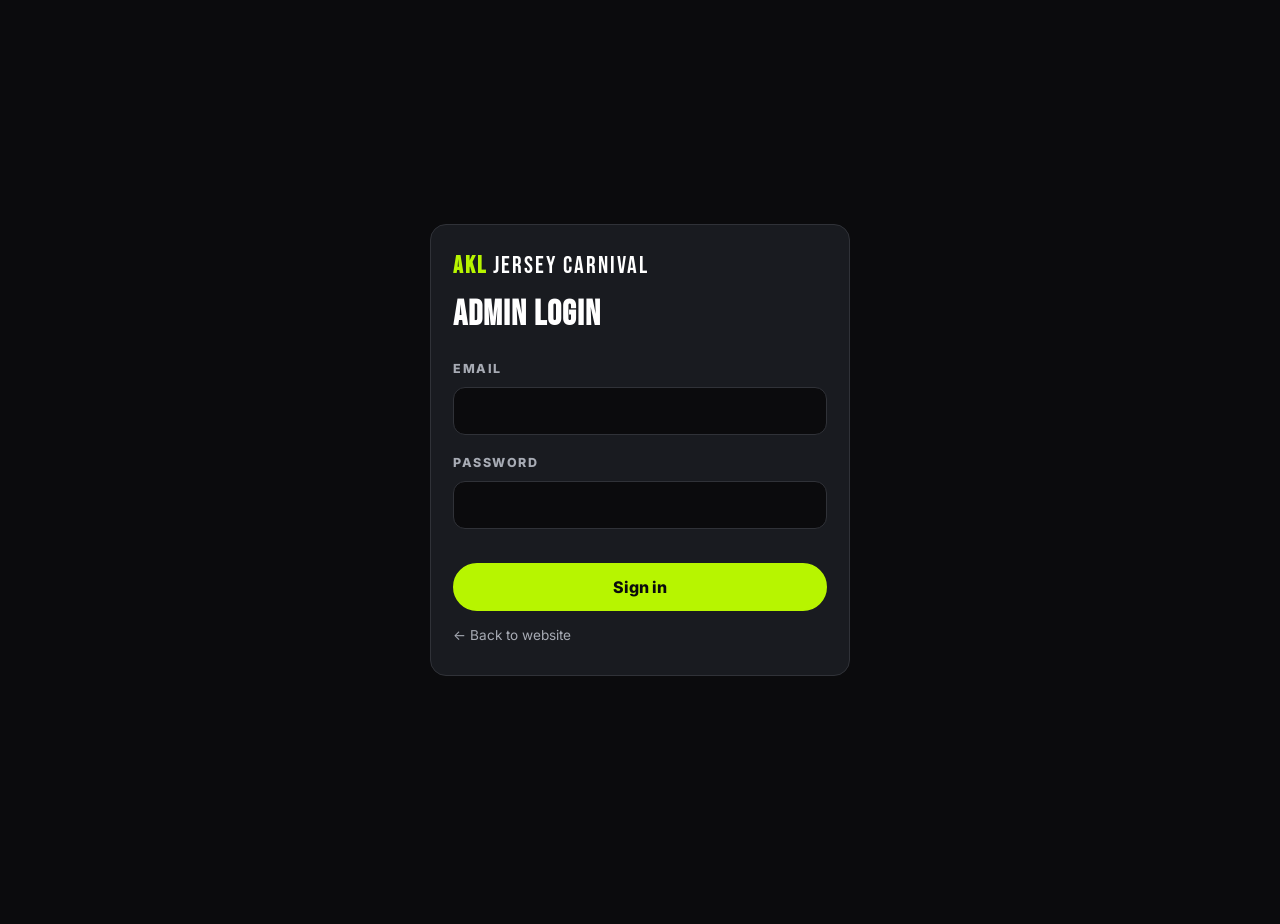
<file: admin.html>
<!DOCTYPE html>
<html lang="en">
<head>
<meta charset="UTF-8">
<meta name="viewport" content="width=device-width, initial-scale=1">
<title>Admin | AKL Jersey Carnival Order</title>
<meta name="robots" content="noindex,nofollow">
<meta name="theme-color" content="#0B0B0D">
<link rel="preconnect" href="https://fonts.googleapis.com">
<link rel="preconnect" href="https://fonts.gstatic.com" crossorigin>
<link href="https://fonts.googleapis.com/css2?family=Bebas+Neue&family=Inter:wght@400;600;700;800&display=swap" rel="stylesheet">
<link rel="stylesheet" href="css/style.css">
</head>
<body class="admin-page">
<noscript><p style="padding:20px">Please enable JavaScript to use the admin dashboard.</p></noscript>

<section class="login-wrap" id="loginView" hidden>
  <div class="login-card">
    <a class="brand" href="index.html"><b>AKL</b> JERSEY CARNIVAL</a>
    <h1>Admin login</h1>
    <form id="loginForm" novalidate>
      <div class="field">
        <label class="lbl" for="lemail">Email</label>
        <input class="input" id="lemail" type="email" inputmode="email" autocomplete="username">
      </div>
      <div class="field">
        <label class="lbl" for="lpass">Password</label>
        <input class="input" id="lpass" type="password" autocomplete="current-password">
      </div>
      <p class="err" id="loginErr" role="alert"></p>
      <button class="btn btn-lime btn-block" id="loginBtn" type="submit">Sign in</button>
    </form>
    <p class="muted small" style="margin-top:14px"><a href="index.html">&larr; Back to website</a></p>
  </div>
</section>

<div class="app" id="appView" hidden>
  <header class="admin-head">
    <div class="container admin-bar">
      <div>
        <a class="brand" href="index.html"><b>AKL</b> ADMIN</a>
        <div class="who" id="who"></div>
      </div>
      <div class="admin-actions">
        <button class="btn btn-ghost btn-sm" id="btnRefresh" type="button">Refresh</button>
        <button class="btn btn-ghost btn-sm" id="btnCsv" type="button">Export CSV</button>
        <button class="btn btn-ghost btn-sm" id="btnReport" type="button">Report</button>
        <button class="btn btn-outline btn-sm" id="btnOut" type="button">Sign out</button>
      </div>
    </div>
  </header>

  <main class="container admin-main">
    <div class="cards" id="cards"></div>

    <section class="panel">
      <h2>Orders</h2>
      <div class="filters">
        <div class="span2"><label class="sr-only" for="fSearch">Search</label>
          <input class="input" id="fSearch" type="search" placeholder="Search order no., name or phone" autocomplete="off"></div>
        <div><label class="sr-only" for="fPay">Payment status</label>
          <select class="input" id="fPay"><option value="">All payments</option><option>Pending</option><option>Part-paid</option><option>Paid</option></select></div>
        <div><label class="sr-only" for="fDel">Delivery status</label>
          <select class="input" id="fDel"><option value="">All deliveries</option><option>Pending</option><option>Ready</option><option>Delivered</option></select></div>
        <div><label class="sr-only" for="fStatus">Order status</label>
          <select class="input" id="fStatus"><option value="">All orders</option><option>Pending</option><option>Confirmed</option><option>Cancelled</option></select></div>
        <div class="span2"><label class="sr-only" for="fTeam">Club or country</label>
          <select class="input" id="fTeam"><option value="">All clubs and countries</option></select></div>
      </div>
      <div class="filter-foot">
        <span class="muted small" id="count"></span>
        <button class="btn btn-ghost btn-sm" id="fClear" type="button">Clear filters</button>
      </div>
    </section>

    <div class="state" id="state" hidden>
      <span id="stateText"></span>
      <button class="btn btn-outline btn-sm" id="retry" type="button" hidden>Try again</button>
    </div>
    <div class="state" id="empty" hidden>No orders match your search.</div>

    <div class="table-wrap" id="tableWrap">
      <table class="tbl">
        <thead><tr>
          <th>Order No.</th><th>Customer</th><th>Phone</th><th>Date</th><th>Jerseys</th><th>Qty</th>
          <th>Total</th><th>Paid</th><th>Balance</th><th>Payment</th><th>Delivery</th><th>Status</th><th></th>
        </tr></thead>
        <tbody id="tbody"></tbody>
      </table>
    </div>
    <div class="pager">
      <button class="btn btn-ghost btn-sm" id="prev" type="button">&larr; Prev</button>
      <span class="muted small" id="pageInfo"></span>
      <button class="btn btn-ghost btn-sm" id="next" type="button">Next &rarr;</button>
    </div>

    <section class="panel" style="margin-top:22px">
      <h2>Demand</h2>
      <p class="muted small" style="margin-bottom:12px">Jerseys ordered, cancelled orders excluded.</p>
      <div id="insights"></div>
    </section>
  </main>
</div>

<dialog class="detail" id="detail" aria-labelledby="dTitle">
  <div class="detail-head">
    <h2 id="dTitle"></h2>
    <button class="icon-btn" id="dClose" type="button" aria-label="Close">&#10005;</button>
  </div>
  <div id="detailBody"></div>
</dialog>

<div id="reportView" hidden>
  <div class="report-bar no-print">
    <button class="btn btn-lime btn-sm" id="rPrint" type="button">Print / Save as PDF</button>
    <button class="btn btn-ghost btn-sm" id="rClose" type="button" style="color:#111;border-color:#999">Close</button>
  </div>
  <div class="report" id="reportBody"></div>
</div>

<script src="js/config.js"></script>
<script src="js/common.js"></script>
<script src="js/admin.js"></script>
</body>
</html>
</file>
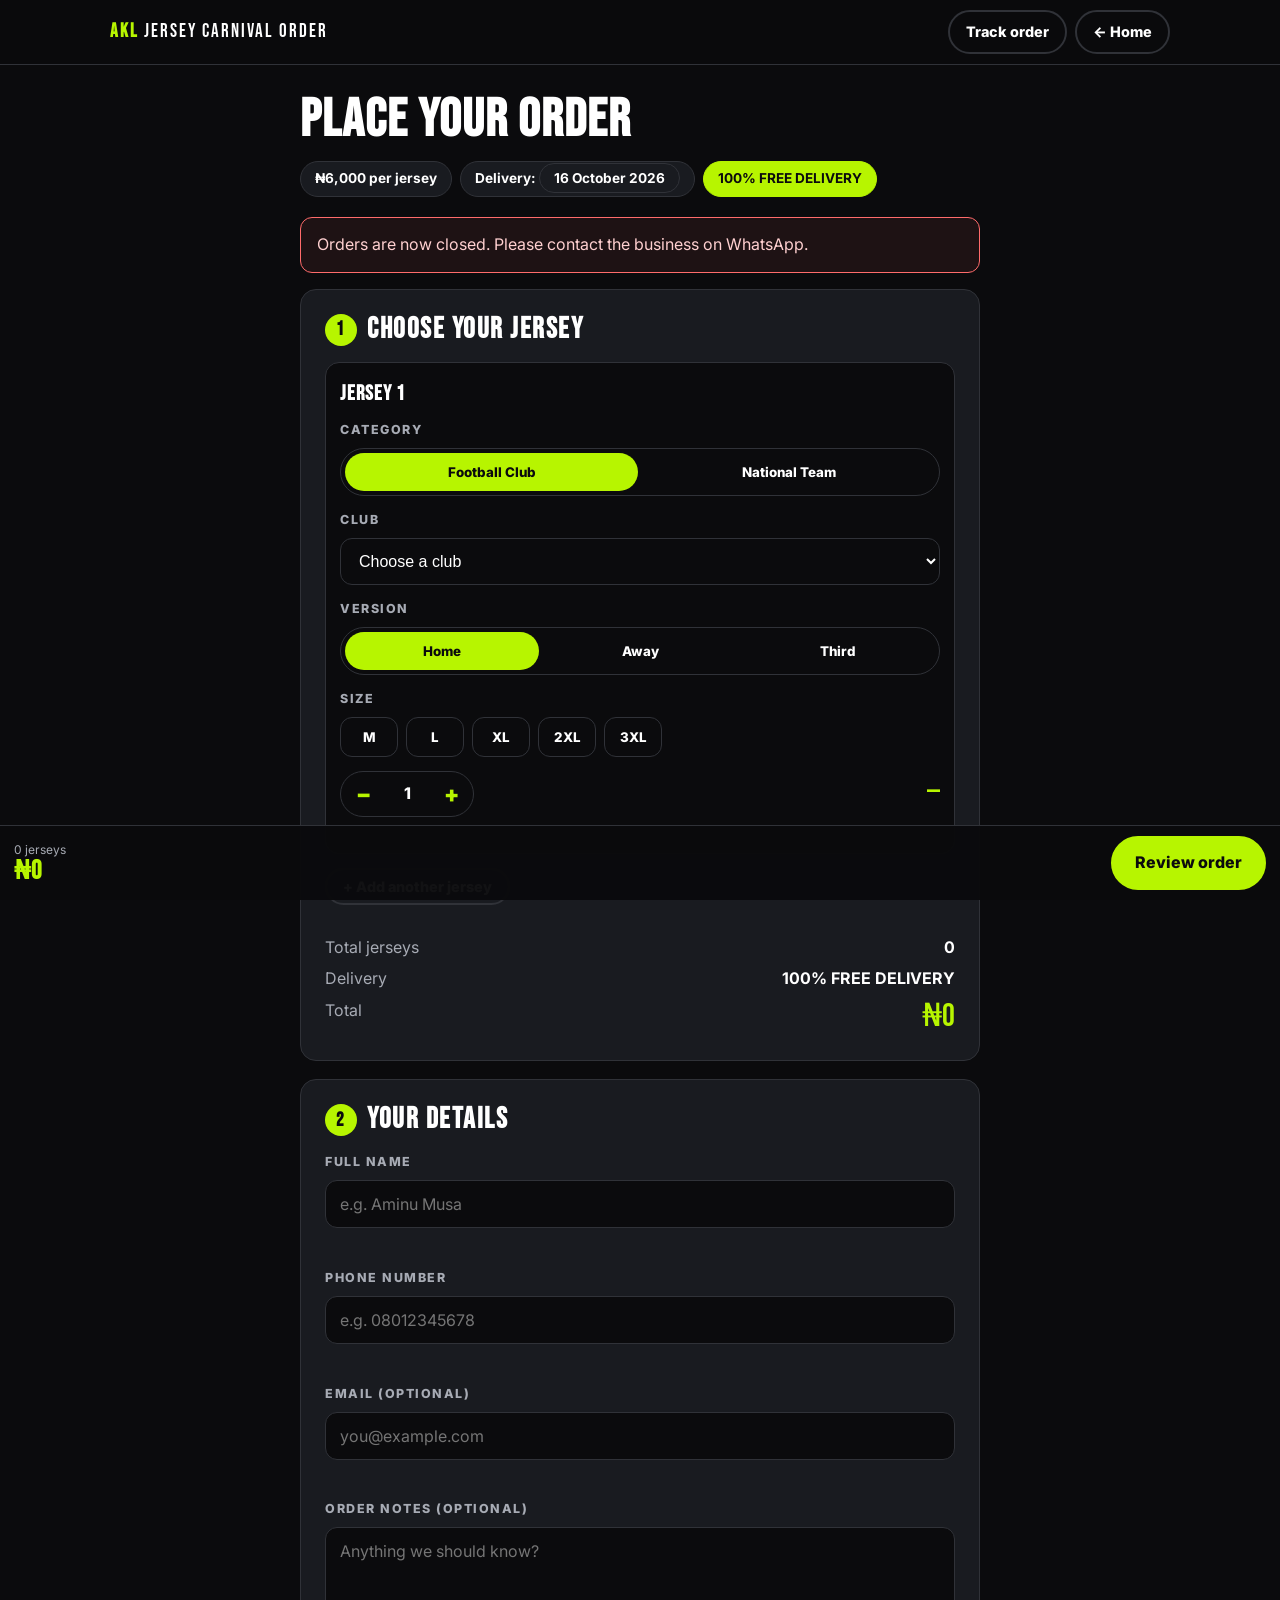
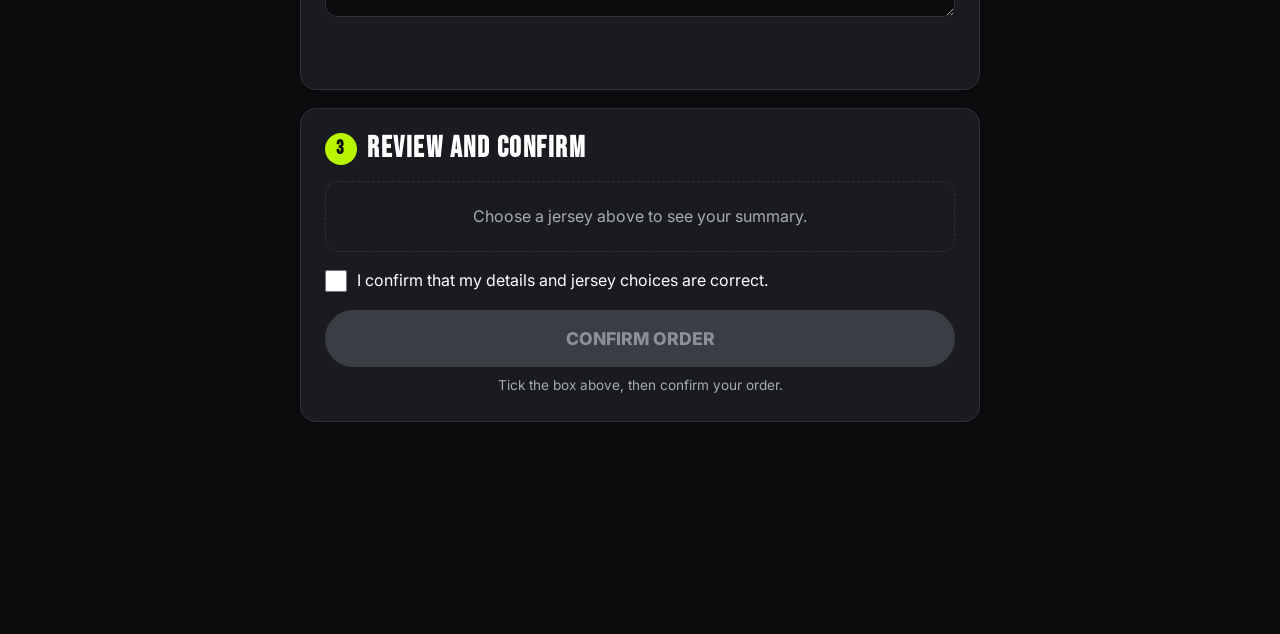
<file: order.html>
<!DOCTYPE html>
<html lang="en">
<head>
<meta charset="UTF-8">
<meta name="viewport" content="width=device-width, initial-scale=1">
<title>Place Your Order | AKL Jersey Carnival Order</title>
<meta name="theme-color" content="#0B0B0D">
<meta name="robots" content="noindex">
<link rel="preconnect" href="https://fonts.googleapis.com">
<link rel="preconnect" href="https://fonts.gstatic.com" crossorigin>
<link href="https://fonts.googleapis.com/css2?family=Bebas+Neue&family=Inter:wght@400;600;700;800&display=swap" rel="stylesheet">
<link rel="stylesheet" href="css/style.css">
</head>
<body class="order-page">

<header class="site-header">
  <div class="nav container">
    <a class="brand" href="index.html"><b>AKL</b> JERSEY CARNIVAL ORDER</a>
    <div class="admin-actions">
      <a class="btn btn-ghost btn-sm" href="track.html">Track order</a>
      <a class="btn btn-ghost btn-sm" href="index.html">&larr; Home</a>
    </div>
  </div>
</header>

<main class="container order-wrap">
  <h1 class="page-title">Place Your Order</h1>
  <div class="info-strip">
    <span><b data-cfg="PRICE"></b> per jersey</span>
    <span>Delivery: <span data-cfg="DELIVERY_DATE"></span></span>
    <span class="free" data-cfg="DELIVERY_TEXT"></span>
  </div>
  <div class="closed-note" id="closedNote" hidden>Orders are now closed. Please contact the business on WhatsApp.</div>

  <section class="panel" aria-labelledby="s1">
    <h2 id="s1"><span class="num">1</span> Choose your jersey</h2>
    <div id="lines"></div>
    <button type="button" class="btn btn-ghost btn-sm" id="addLine">+ Add another jersey</button>
    <div class="totals">
      <div class="sum-row"><span>Total jerseys</span><b id="cQty">0</b></div>
      <div class="sum-row"><span>Delivery</span><b data-cfg="DELIVERY_TEXT"></b></div>
      <div class="sum-row"><span>Total</span><span class="sum-total" id="cTotal"></span></div>
    </div>
  </section>

  <section class="panel" aria-labelledby="s2">
    <h2 id="s2"><span class="num">2</span> Your details</h2>
    <div class="field">
      <label class="lbl" for="fName">Full name</label>
      <input class="input" id="fName" maxlength="80" autocomplete="name" placeholder="e.g. Aminu Musa">
      <p class="err" id="eName" role="alert"></p>
    </div>
    <div class="field">
      <label class="lbl" for="fPhone">Phone number</label>
      <input class="input" id="fPhone" type="tel" inputmode="tel" maxlength="16" autocomplete="tel" placeholder="e.g. 08012345678">
      <p class="err" id="ePhone" role="alert"></p>
    </div>
    <div class="field">
      <label class="lbl" for="fEmail">Email (optional)</label>
      <input class="input" id="fEmail" type="email" inputmode="email" maxlength="120" autocomplete="email" placeholder="you@example.com">
      <p class="err" id="eEmail" role="alert"></p>
    </div>
    <div class="field">
      <label class="lbl" for="fNotes">Order notes (optional)</label>
      <textarea class="input" id="fNotes" maxlength="300" placeholder="Anything we should know?"></textarea>
      <p class="err" id="eNotes" role="alert"></p>
    </div>
  </section>

  <section class="panel" id="reviewPanel" aria-labelledby="s3">
    <h2 id="s3"><span class="num">3</span> Review and confirm</h2>
    <div id="summary"></div>
    <label class="check"><input type="checkbox" id="confirm"><span>I confirm that my details and jersey choices are correct.</span></label>
    <button type="button" class="btn btn-lime btn-block btn-lg" id="submitBtn" disabled>CONFIRM ORDER</button>
    <p class="hint" id="reviewHint"></p>
    <p class="notice" id="submitMsg" role="status" hidden></p>
  </section>
</main>

<div class="total-bar">
  <div class="tb-text"><small id="tbQty">0 jerseys</small><strong id="tbTotal"></strong></div>
  <a class="btn btn-lime" href="#reviewPanel">Review order</a>
</div>

<script src="js/config.js"></script>
<script src="js/common.js"></script>
<script src="js/order.js"></script>
<script src="js/submit.js"></script>
</body>
</html>
</file>
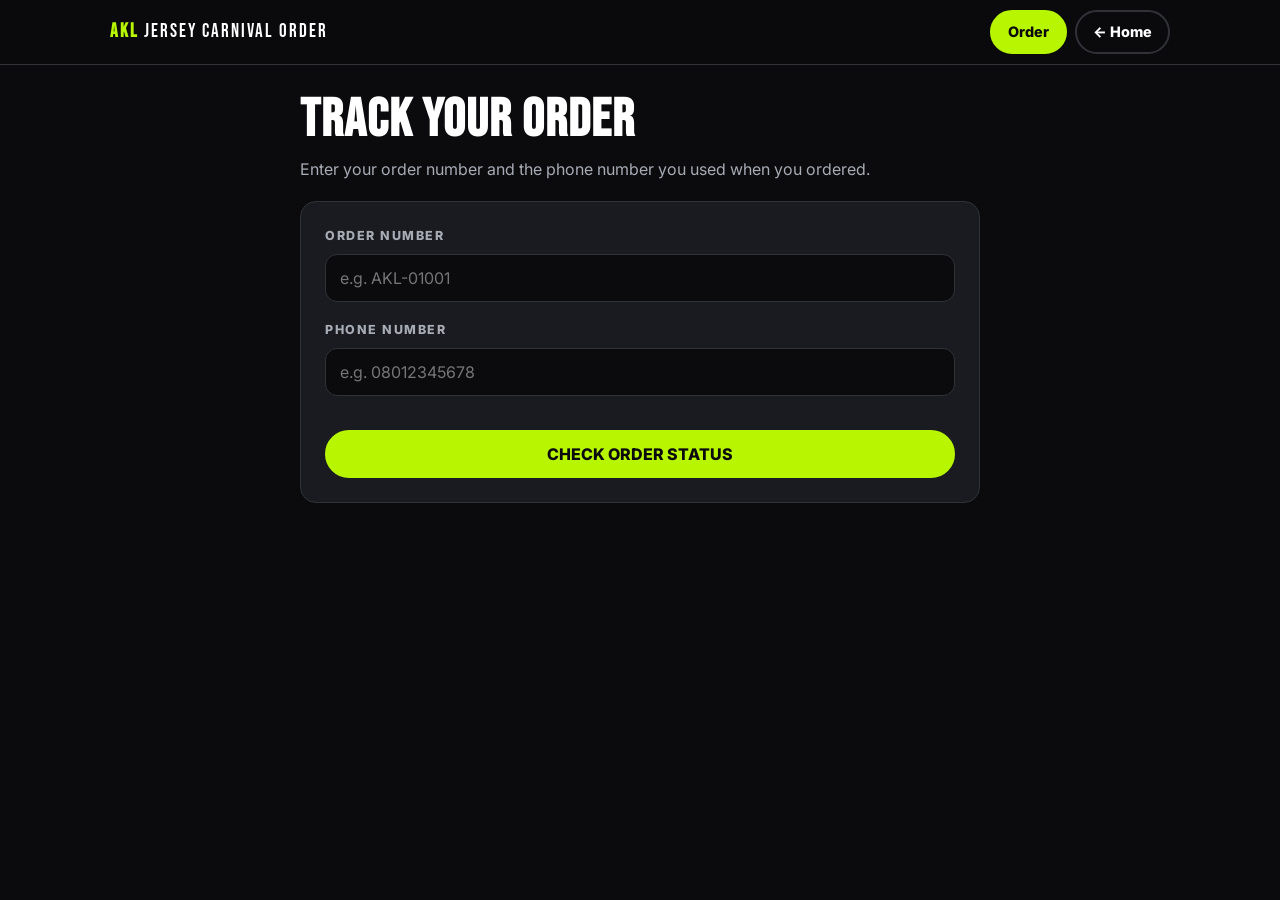
<file: track.html>
<!DOCTYPE html>
<html lang="en">
<head>
<meta charset="UTF-8">
<meta name="viewport" content="width=device-width, initial-scale=1">
<title>Track Your Order | AKL Jersey Carnival Order</title>
<meta name="theme-color" content="#0B0B0D">
<meta name="robots" content="noindex">
<link rel="preconnect" href="https://fonts.googleapis.com">
<link rel="preconnect" href="https://fonts.gstatic.com" crossorigin>
<link href="https://fonts.googleapis.com/css2?family=Bebas+Neue&family=Inter:wght@400;600;700;800&display=swap" rel="stylesheet">
<link rel="stylesheet" href="css/style.css">
</head>
<body class="order-page">

<header class="site-header">
  <div class="nav container">
    <a class="brand" href="index.html"><b>AKL</b> JERSEY CARNIVAL ORDER</a>
    <div class="admin-actions">
      <a class="btn btn-lime btn-sm" href="order.html">Order</a>
      <a class="btn btn-ghost btn-sm" href="index.html">&larr; Home</a>
    </div>
  </div>
</header>

<main class="container order-wrap">
  <h1 class="page-title">Track Your Order</h1>
  <p class="muted" style="margin:10px 0 18px">Enter your order number and the phone number you used when you ordered.</p>

  <section class="panel">
    <div class="field">
      <label class="lbl" for="tOrder">Order number</label>
      <input class="input" id="tOrder" maxlength="14" autocomplete="off" autocapitalize="characters" placeholder="e.g. AKL-01001">
    </div>
    <div class="field">
      <label class="lbl" for="tPhone">Phone number</label>
      <input class="input" id="tPhone" type="tel" inputmode="tel" maxlength="16" autocomplete="tel" placeholder="e.g. 08012345678">
    </div>
    <p class="err" id="tErr" role="alert"></p>
    <button class="btn btn-lime btn-block" id="tBtn" type="button">CHECK ORDER STATUS</button>
  </section>

  <div id="result" aria-live="polite"></div>
</main>

<script src="js/config.js"></script>
<script src="js/common.js"></script>
<script src="js/track.js"></script>
</body>
</html>
</file>
<file: css/style.css>
:root{--bg:#0B0B0D;--bg2:#191B20;--text:#FFFFFF;--muted:#A7ABB4;--lime:#B7F500;--lime2:#cbff3d;--line:#303238;--wa:#25D366;--err:#ff6b6b;--ink:#0B0B0D;--radius:16px;--head:"Bebas Neue","Impact","Arial Narrow",sans-serif;--body:"Inter",system-ui,-apple-system,"Segoe UI",Roboto,Arial,sans-serif;--owner-pos:center 15%}
*{box-sizing:border-box;margin:0;padding:0}
html{scroll-behavior:smooth;scroll-padding-top:76px}
body{background:var(--bg);color:var(--text);font-family:var(--body);line-height:1.6;-webkit-text-size-adjust:100%;padding-bottom:76px}
body.menu-open{overflow:hidden}
img{max-width:100%;display:block}
a{color:inherit;text-decoration:none}
ul,ol{list-style:none}
button,input,textarea{font-family:inherit}
.container{width:100%;max-width:1100px;margin:0 auto;padding:0 20px}
:focus-visible{outline:3px solid var(--lime);outline-offset:3px}
.sr-only{position:absolute;width:1px;height:1px;overflow:hidden;clip:rect(0 0 0 0)}
.skip{position:absolute;left:-999px}
.skip:focus{left:8px;top:8px;z-index:200;background:#fff;color:#000;padding:8px 12px;border-radius:8px}

/* Header + drawer */
.site-header{position:sticky;top:0;z-index:50;background:rgba(11,11,13,.96);border-bottom:1px solid var(--line)}
.progress{position:absolute;left:0;bottom:-1px;height:3px;width:0;background:var(--lime)}
.nav{display:flex;align-items:center;justify-content:space-between;height:64px}
.brand{font-family:var(--head);font-size:1.5rem;letter-spacing:2px}
.brand b{color:var(--lime)}
.nav-toggle{background:none;border:1px solid var(--line);color:var(--text);width:44px;height:44px;border-radius:12px;font-size:1.4rem;cursor:pointer}
.nav-overlay{position:fixed;inset:0;z-index:80;background:rgba(0,0,0,.72);opacity:0;visibility:hidden;transition:opacity .25s,visibility .25s}
.nav-links{position:fixed;top:0;right:0;bottom:0;z-index:90;width:min(86vw,340px);display:flex;flex-direction:column;gap:4px;padding:18px 20px 28px;background:var(--bg2);border-left:1px solid var(--line);transform:translateX(100%);transition:transform .3s ease;overflow-y:auto}
body.menu-open .nav-links{transform:none}
body.menu-open .nav-overlay{opacity:1;visibility:visible}
.drawer-head{display:flex;justify-content:space-between;align-items:center;margin-bottom:10px;color:var(--muted);letter-spacing:3px;font-size:.75rem;font-weight:800}
.drawer-head button{background:none;border:1px solid var(--line);color:var(--text);width:40px;height:40px;border-radius:10px;font-size:1.1rem;cursor:pointer}
.nav-links a{display:flex;align-items:center;padding:14px 8px;font-weight:700;font-size:1.05rem;border-radius:12px}
.nav-links a:hover{background:rgba(255,255,255,.05)}
.nav-links a.active{color:var(--lime);background:rgba(183,245,0,.08)}
.ni{font-style:normal;width:2em}
.nav-links a.btn{margin-top:14px;justify-content:center}

/* Buttons */
.btn{display:inline-flex;align-items:center;justify-content:center;padding:12px 22px;border-radius:999px;font-weight:800;border:2px solid var(--lime);cursor:pointer;transition:transform .2s,background .2s,color .2s,border-color .2s;font-size:1rem}
.btn-lime{background:var(--lime);color:var(--ink)}
.btn-lime:hover{background:var(--lime2);transform:translateY(-2px)}
.btn-lime:disabled{background:#3a3d44;border-color:#3a3d44;color:#8b8f99;cursor:not-allowed;transform:none}
.btn-outline{background:transparent;color:var(--lime)}
.btn-outline:hover{background:var(--lime);color:var(--ink)}
.btn-ghost{background:transparent;border-color:var(--line);color:var(--text)}
.btn-ghost:hover{border-color:var(--lime);color:var(--lime)}
.btn-wa{background:var(--wa);border-color:var(--wa);color:#06240f}
.btn-lg{padding:16px 34px;font-size:1.1rem}
.btn-sm{padding:8px 16px;font-size:.9rem}
.btn-block{width:100%}

/* Hero (background picture: assets/images/hero.jpg) */
.hero{position:relative;overflow:hidden;min-height:92vh;display:flex;align-items:center;text-align:center;padding:48px 0 72px;background:linear-gradient(180deg,rgba(11,11,13,.82),rgba(11,11,13,.96)),url("../assets/images/hero.jpg") center/cover no-repeat,var(--bg)}
.hero::before{content:"";position:absolute;inset:0;background-image:linear-gradient(var(--line) 1px,transparent 1px),linear-gradient(90deg,var(--line) 1px,transparent 1px);background-size:48px 48px;opacity:.28;-webkit-mask-image:radial-gradient(circle at 50% 35%,#000,transparent 72%);mask-image:radial-gradient(circle at 50% 35%,#000,transparent 72%)}
.hero::after{content:"";position:absolute;width:520px;height:520px;left:50%;top:-200px;transform:translateX(-50%);background:radial-gradient(circle,rgba(183,245,0,.22),transparent 65%);pointer-events:none}
.hero-inner{position:relative;z-index:2}
.kicker{display:inline-flex;align-items:center;gap:8px;padding:6px 14px;border:1px solid var(--line);border-radius:999px;background:rgba(25,27,32,.85);font-size:.72rem;font-weight:800;letter-spacing:1.5px}
.dot{width:8px;height:8px;border-radius:50%;background:var(--lime);animation:pulse 1.8s infinite}
@keyframes pulse{0%{box-shadow:0 0 0 0 rgba(183,245,0,.6)}70%{box-shadow:0 0 0 10px rgba(183,245,0,0)}100%{box-shadow:0 0 0 0 rgba(183,245,0,0)}}
.presented{color:var(--muted);font-size:.9rem;margin-top:12px;font-weight:600}
.hero h1{font-family:var(--head);line-height:.95;margin:14px 0 0}
.h1-top{display:block;font-size:clamp(2rem,9vw,3.4rem);letter-spacing:6px}
.h1-main{display:block;font-size:clamp(2.8rem,13.5vw,7rem);letter-spacing:1px;color:var(--lime)}
.tagline{margin-top:16px;font-weight:800;letter-spacing:2px;font-size:clamp(.78rem,3.3vw,1rem)}
.tagline span{color:var(--lime)}
.price{margin:20px 0 4px;font-family:var(--head);font-size:clamp(3rem,14vw,5.2rem);line-height:1}
.price small{font-size:.36em;color:var(--lime);letter-spacing:3px;margin-left:8px}
.facts{display:flex;flex-direction:column;align-items:center;gap:10px;margin:18px 0}
.facts li{padding:8px 18px;border:1px solid var(--line);border-radius:999px;font-weight:800;font-size:.95rem;background:rgba(25,27,32,.85)}
.facts li.free{background:var(--lime);color:var(--ink);border-color:var(--lime)}
.countdown-box{display:inline-flex;flex-direction:column;gap:2px;margin:0 0 26px;padding:12px 24px;border:1px solid var(--line);background:rgba(25,27,32,.9);border-radius:var(--radius)}
.cd-label{font-size:.72rem;letter-spacing:1.5px;color:var(--muted);font-weight:700}
#countdown{font-family:var(--head);font-size:2rem;color:var(--lime);letter-spacing:2px}

/* Partners */
.partners{background:var(--bg2);border-block:1px solid var(--line);padding:28px 0;text-align:center}
.partners-title{font-size:.72rem;letter-spacing:3px;color:var(--muted);font-weight:700;margin-bottom:14px}
.lockups{display:flex;flex-wrap:wrap;align-items:center;justify-content:center;gap:14px 24px}
.lockup{display:flex;flex-direction:column;align-items:center;padding:12px 22px;border:1px solid var(--line);border-radius:var(--radius);background:var(--bg)}
.lockup strong{font-family:var(--head);font-size:1.8rem;letter-spacing:2px;color:var(--lime);line-height:1.2}
.lockup small{font-weight:700;letter-spacing:1.5px;font-size:.68rem}
.lockup em{font-size:.75rem;color:var(--muted);font-style:normal}
a.lockup[href]:hover{border-color:var(--lime)}
.x{font-size:1.6rem;color:var(--lime);font-weight:800}
.partners-tag{margin-top:14px;color:var(--muted);font-size:.9rem}

/* Sections */
.section{padding:64px 0}
.section.alt{background:var(--bg2)}
h2{font-family:var(--head);font-size:2.6rem;letter-spacing:1.5px;line-height:1.1}
h2::after{content:"";display:block;width:56px;height:4px;border-radius:4px;background:var(--lime);margin-top:8px}
.dates{display:grid;gap:12px;margin-top:22px}
.date-card{display:flex;gap:14px;align-items:center;background:var(--bg);border:1px solid var(--line);border-radius:var(--radius);padding:16px}
.date-card.hot{border-color:var(--lime)}
.date-ic{font-size:1.9rem}
.date-card h4{color:var(--lime);font-size:.8rem;letter-spacing:2px;text-transform:uppercase}
.date-card p{font-weight:700}
.steps{display:grid;gap:14px;margin-top:22px}
.steps li{display:flex;gap:14px;background:var(--bg2);border:1px solid var(--line);border-radius:var(--radius);padding:16px}
.steps p{color:var(--muted);font-size:.95rem}
.step-n{flex:0 0 40px;height:40px;border-radius:50%;background:var(--lime);color:var(--ink);display:grid;place-items:center;font-family:var(--head);font-size:1.4rem}
.owner-card{display:grid;gap:22px;justify-items:center;text-align:center;margin-top:22px;background:var(--bg);border:1px solid var(--line);border-radius:var(--radius);padding:28px 20px}
.owner-photo{width:170px;height:200px;border-radius:22px;object-fit:cover;object-position:var(--owner-pos);border:3px solid var(--lime)}
.owner-info{width:100%}
.owner-card h3{font-family:var(--head);font-size:2rem;letter-spacing:1px;margin-bottom:4px}
.owner-card p{color:var(--muted)}
.contact-list{margin:16px 0}
.contact-list li{display:flex;justify-content:space-between;gap:12px;padding:10px 0;border-bottom:1px solid var(--line);text-align:left}
.contact-list span:first-child{color:var(--muted)}
.contact-list a,.contact-list b{color:var(--lime);font-weight:800;text-align:right}

/* Footer + floating */
.footer{background:#070709;border-top:1px solid var(--line);padding:24px 0}
.footer-partners{text-align:center;font-weight:800;color:var(--lime);letter-spacing:1px;font-size:.9rem}
.footer-links{display:flex;flex-wrap:wrap;gap:8px 20px;justify-content:center;padding:16px 0;font-size:.9rem}
.footer-links a:hover{color:var(--lime)}
.privacy,.copy{color:var(--muted);font-size:.8rem;text-align:center;max-width:640px;margin:0 auto 12px}
.dev-credit{padding:14px 0;color:var(--muted);font-size:.78rem;text-align:center;border-block:1px solid var(--line);margin-bottom:12px}
.dev-credit a{color:var(--lime)}
.mobile-bar{position:fixed;left:0;right:0;bottom:0;z-index:45;display:flex;gap:10px;padding:10px 14px calc(10px + env(safe-area-inset-bottom,0px));background:rgba(11,11,13,.97);border-top:1px solid var(--line)}
.mobile-bar .btn{flex:1}
.wa-fab{display:inline-flex;align-items:center;padding:0 22px;border-radius:999px;background:var(--wa);color:#06240f;font-weight:800}
.to-top{position:fixed;right:14px;bottom:92px;z-index:44;width:44px;height:44px;border-radius:50%;border:0;background:var(--lime);color:var(--ink);font-size:1.3rem;font-weight:900;cursor:pointer;opacity:0;visibility:hidden;transition:opacity .25s,visibility .25s}
.to-top.show{opacity:1;visibility:visible}
.reveal{opacity:0;transform:translateY(16px);transition:opacity .6s,transform .6s}
.reveal.in{opacity:1;transform:none}

/* Order page */
body.order-page{padding-bottom:84px}
.order-wrap{max-width:720px;padding-top:28px;padding-bottom:110px}
.page-title{font-family:var(--head);font-size:clamp(2.2rem,9vw,3.4rem);line-height:1;letter-spacing:1px}
.info-strip{display:flex;flex-wrap:wrap;gap:8px;margin:14px 0 20px}
.info-strip span{padding:6px 14px;border:1px solid var(--line);border-radius:999px;font-weight:700;font-size:.85rem;background:var(--bg2)}
.info-strip .free{background:var(--lime);color:var(--ink);border-color:var(--lime)}
.closed-note{padding:14px 16px;border:1px solid var(--err);border-radius:12px;color:#ffd0d0;background:rgba(255,107,107,.08);margin-bottom:16px}
.panel{background:var(--bg2);border:1px solid var(--line);border-radius:var(--radius);padding:20px 16px;margin-bottom:18px}
.panel h2{font-size:1.8rem;display:flex;align-items:center;gap:10px;margin-bottom:16px}
.panel h2::after{display:none}
.num{display:grid;place-items:center;width:32px;height:32px;border-radius:50%;background:var(--lime);color:var(--ink);font-size:1.2rem}
.field{margin-bottom:18px}
.lbl{display:block;font-size:.78rem;letter-spacing:1.5px;font-weight:800;color:var(--muted);text-transform:uppercase;margin-bottom:8px}
.seg{display:flex;background:var(--bg);border:1px solid var(--line);border-radius:999px;padding:4px;gap:4px}
.seg button{flex:1;padding:11px 8px;border:0;border-radius:999px;background:transparent;color:var(--text);font-weight:800;cursor:pointer}
.seg button[aria-pressed="true"]{background:var(--lime);color:var(--ink)}
.team-grid{display:grid;grid-template-columns:repeat(2,1fr);gap:10px}
.team-opt{position:relative;padding:14px 30px 14px 12px;text-align:left;background:var(--bg);border:1px solid var(--line);border-radius:14px;color:var(--text);font-weight:700;cursor:pointer;transition:border-color .2s,transform .2s,background .2s}
.team-opt:hover{border-color:var(--lime);transform:translateY(-2px)}
.team-opt[aria-pressed="true"]{border-color:var(--lime);background:rgba(183,245,0,.1);box-shadow:inset 0 0 0 1px var(--lime)}
.team-opt[aria-pressed="true"]::after{content:"\2713";position:absolute;right:10px;top:12px;color:var(--lime);font-weight:900}
.chips{display:flex;flex-wrap:wrap;gap:8px}
.size-chip{min-width:58px;padding:11px 14px;border:1px solid var(--line);border-radius:12px;background:var(--bg);color:var(--text);font-weight:800;cursor:pointer}
.size-chip[aria-pressed="true"]{background:var(--lime);color:var(--ink);border-color:var(--lime)}
.input{width:100%;padding:13px 14px;background:var(--bg);border:1px solid var(--line);border-radius:12px;color:var(--text);font-size:1rem}
.input:focus{border-color:var(--lime);outline:none;box-shadow:0 0 0 3px rgba(183,245,0,.2)}
.input[aria-invalid="true"]{border-color:var(--err)}
textarea.input{min-height:90px;resize:vertical}
.err{color:var(--err);font-size:.82rem;min-height:1.2em;margin-top:6px}
.ok{color:var(--lime);font-size:.85rem;min-height:1.2em;margin-top:6px;font-weight:700}
.qty{display:inline-flex;align-items:center;border:1px solid var(--line);border-radius:999px;background:var(--bg)}
.qty button{width:44px;height:44px;border:0;background:transparent;color:var(--lime);font-size:1.4rem;font-weight:900;cursor:pointer}
.qty output{min-width:44px;text-align:center;font-weight:800}
.empty{color:var(--muted);text-align:center;padding:22px 8px;border:1px dashed var(--line);border-radius:12px}
.cart-item{display:grid;grid-template-columns:1fr auto;gap:8px 12px;padding:14px 0;border-bottom:1px solid var(--line)}
.ci-title{font-weight:800}
.ci-sub{color:var(--muted);font-size:.85rem}
.ci-price{font-weight:800;color:var(--lime);text-align:right}
.ci-actions{grid-column:1/-1;display:flex;justify-content:space-between;align-items:center}
.link-btn{background:none;border:0;color:var(--err);font-weight:700;cursor:pointer;padding:8px}
.totals{margin-top:14px;display:grid;gap:6px}
.sum-row{display:flex;justify-content:space-between;gap:12px}
.sum-row span:first-child{color:var(--muted)}
.sum-total{font-family:var(--head);font-size:2rem;color:var(--lime);line-height:1.2}
.sum-block{padding:12px 0;border-bottom:1px solid var(--line)}
.sum-block h3{font-size:.78rem;letter-spacing:1.5px;color:var(--muted);text-transform:uppercase;margin-bottom:6px}
.check{display:flex;gap:10px;align-items:flex-start;margin:16px 0}
.check input{width:22px;height:22px;accent-color:var(--lime);flex:0 0 auto;margin-top:2px}
.notice{margin-top:12px;padding:12px 14px;border:1px solid var(--lime);border-radius:12px;background:rgba(183,245,0,.07);font-size:.9rem}
.total-bar{position:fixed;left:0;right:0;bottom:0;z-index:45;display:flex;align-items:center;justify-content:space-between;gap:12px;padding:10px 14px calc(10px + env(safe-area-inset-bottom,0px));background:rgba(11,11,13,.97);border-top:1px solid var(--line)}
.tb-text small{display:block;color:var(--muted);font-size:.75rem}
.tb-text strong{font-family:var(--head);font-size:1.6rem;color:var(--lime);line-height:1}

@media (prefers-reduced-motion:reduce){.reveal{opacity:1;transform:none;transition:none}html{scroll-behavior:auto}.dot{animation:none}.nav-links{transition:none}}
@media (min-width:700px){
  .dates{grid-template-columns:repeat(2,1fr)}
  .owner-card{grid-template-columns:auto 1fr;text-align:left;justify-items:start;gap:32px}
  .facts{flex-direction:row;justify-content:center}
  .team-grid{grid-template-columns:repeat(3,1fr)}
  .panel{padding:24px}
}
@media (min-width:860px){
  body{padding-bottom:0}
  .mobile-bar{display:none}
  .to-top{bottom:24px}
  .nav-toggle,.nav-overlay,.drawer-head{display:none}
  .nav-links{position:static;width:auto;flex-direction:row;align-items:center;gap:6px;padding:0;background:none;border:0;transform:none;overflow:visible}
  .nav-links a{padding:8px 12px;font-size:.95rem}
  .nav-links a.btn{margin:0 0 0 8px;padding:10px 20px}
  .ni{display:none}
}
@media (min-width:980px){.dates{grid-template-columns:repeat(4,1fr)}}

/* fixes + success screen */
[hidden]{display:none!important}
.nav{height:auto;min-height:64px;gap:12px;padding-top:6px;padding-bottom:6px}
.brand{line-height:1.1}
.btn-sm{white-space:nowrap}
body.order-page .brand{font-size:1.2rem}
.success-head{text-align:center;padding:10px 0 18px}
.tick{width:64px;height:64px;border-radius:50%;background:var(--lime);color:var(--ink);display:grid;place-items:center;font-size:2rem;font-weight:900;margin:0 auto 12px}
.ordno{font-family:var(--head);font-size:2.6rem;color:var(--lime);letter-spacing:2px;line-height:1.1}
.success-actions{display:grid;gap:10px;margin-top:16px}
.status-pill{display:inline-block;padding:4px 12px;border-radius:999px;border:1px solid var(--line);font-weight:800;font-size:.8rem}

/* ===== Admin ===== */
body.admin-page{padding-bottom:24px}
.muted{color:var(--muted)}
.small{font-size:.85rem}
.login-wrap{min-height:100vh;display:grid;place-items:center;padding:20px}
.login-card{width:min(420px,100%);background:var(--bg2);border:1px solid var(--line);border-radius:var(--radius);padding:28px 22px}
.login-card h1{font-family:var(--head);font-size:2.2rem;letter-spacing:1px;margin:6px 0 16px}
.admin-head{position:sticky;top:0;z-index:50;background:rgba(11,11,13,.97);border-bottom:1px solid var(--line)}
.admin-bar{display:flex;flex-wrap:wrap;align-items:center;justify-content:space-between;gap:8px 12px;padding:10px 0}
.admin-actions{display:flex;flex-wrap:wrap;gap:8px}
.who{color:var(--muted);font-size:.78rem;word-break:break-all}
.admin-main{padding-top:20px;padding-bottom:40px}
.cards{display:grid;grid-template-columns:repeat(2,1fr);gap:10px;margin-bottom:18px}
.card{background:var(--bg2);border:1px solid var(--line);border-radius:var(--radius);padding:14px}
.card-label{display:block;font-size:.66rem;letter-spacing:1.5px;text-transform:uppercase;color:var(--muted);font-weight:800}
.card-value{display:block;font-family:var(--head);font-size:1.8rem;line-height:1.1;color:var(--lime);margin-top:4px;word-break:break-word}
.card-sub{display:block;color:var(--muted);font-size:.72rem;margin-top:2px}
.card.warn .card-value{color:#ffb020}
.filters{display:grid;grid-template-columns:1fr 1fr;gap:10px}
.filters .span2{grid-column:1/-1}
.filter-foot{display:flex;justify-content:space-between;align-items:center;margin-top:12px}
select.input{min-height:46px}
.state{padding:18px;border:1px dashed var(--line);border-radius:12px;text-align:center;color:var(--muted);margin-bottom:12px}
.table-wrap{overflow-x:auto}
.tbl{width:100%;border-collapse:collapse;min-width:1150px;font-size:.88rem}
.tbl th{text-align:left;font-size:.68rem;letter-spacing:1.2px;text-transform:uppercase;color:var(--muted);padding:10px 8px;border-bottom:1px solid var(--line);white-space:nowrap}
.tbl td{padding:12px 8px;border-bottom:1px solid var(--line);vertical-align:top}
.tbl td.items{max-width:240px;font-size:.82rem;color:var(--muted)}
.tbl tr.is-cancelled td{opacity:.55}
.pill{display:inline-block;padding:3px 10px;border-radius:999px;font-size:.72rem;font-weight:800;border:1px solid var(--line);white-space:nowrap}
.pill-pending{color:#ffb020;border-color:#ffb020}
.pill-part-paid{color:#5aa9ff;border-color:#5aa9ff}
.pill-paid,.pill-delivered,.pill-confirmed{color:var(--lime);border-color:var(--lime)}
.pill-ready{color:#3dd6d0;border-color:#3dd6d0}
.pill-cancelled{color:var(--err);border-color:var(--err)}
.pager{display:flex;justify-content:space-between;align-items:center;gap:10px;margin:14px 0 4px}
.bars{display:grid;gap:8px;margin-bottom:22px}
.bars h3{font-size:.78rem;letter-spacing:1.5px;color:var(--muted);text-transform:uppercase;margin-bottom:4px}
.bar-row{display:grid;grid-template-columns:120px 1fr 44px;gap:8px;align-items:center;font-size:.85rem}
.bar-row .bn{overflow:hidden;text-overflow:ellipsis;white-space:nowrap}
.bar-track{height:10px;background:#23262d;border-radius:6px;overflow:hidden}
.bar-fill{height:100%;background:var(--lime);border-radius:6px}
.bar-row b{text-align:right}
dialog.detail{width:calc(100% - 16px);max-width:720px;max-height:92vh;margin:auto;padding:0;border:1px solid var(--line);border-radius:18px;background:var(--bg2);color:var(--text);overflow:auto}
dialog.detail::backdrop{background:rgba(0,0,0,.78)}
.detail-head{position:sticky;top:0;z-index:2;display:flex;justify-content:space-between;align-items:center;padding:14px 18px;background:var(--bg2);border-bottom:1px solid var(--line)}
.detail-head h2{font-size:1.8rem;margin:0}
.detail-head h2::after{display:none}
.icon-btn{background:none;border:1px solid var(--line);color:var(--text);width:40px;height:40px;border-radius:10px;font-size:1.1rem;cursor:pointer}
#detailBody{padding:4px 18px 20px}
.d-sec{padding:14px 0;border-bottom:1px solid var(--line)}
.d-sec h3{font-size:.76rem;letter-spacing:1.5px;color:var(--muted);text-transform:uppercase;margin-bottom:8px}
.d-row{display:flex;justify-content:space-between;align-items:flex-start;gap:12px;padding:6px 0}
.d-row b{text-align:right}
.d-pills{display:flex;flex-wrap:wrap;gap:6px}
.d-msg{min-height:1.3em;margin-top:6px;font-weight:700;color:var(--lime)}
.d-msg.bad{color:var(--err)}
.pay-row.voided{opacity:.5;text-decoration:line-through}
.pay-form,.status-form{display:grid;gap:8px;margin-top:10px}
.d-actions{display:flex;flex-wrap:wrap;gap:8px;margin-top:10px}
.btn-danger{background:transparent;border-color:var(--err);color:var(--err)}
.btn-danger:hover{background:var(--err);color:var(--ink)}
.total-line{font-family:var(--head);font-size:1.6rem;color:var(--lime)}
#reportView{position:fixed;inset:0;z-index:300;overflow:auto;background:#fff;color:#111;padding:16px}
.report-bar{display:flex;gap:8px;margin-bottom:16px}
.report h1{font-family:var(--head);font-size:2rem;letter-spacing:1px}
.report h2{font-size:1.2rem;margin:18px 0 6px;letter-spacing:0}
.report h2::after{display:none}
.report p{color:#444}
.rtable{width:100%;border-collapse:collapse;font-size:.8rem;margin-bottom:8px}
.rtable th,.rtable td{border:1px solid #bbb;padding:5px 7px;text-align:left;vertical-align:top}
.rtable th{background:#eee}
@media print{
  body.admin-page{background:#fff;color:#000}
  .app,.login-wrap,dialog,.no-print{display:none!important}
  #reportView{position:static;display:block!important;padding:0;overflow:visible}
}
@media (max-width:899px){
  .tbl{min-width:0}
  .tbl thead{display:none}
  .tbl tr{display:grid;grid-template-columns:1fr 1fr;gap:8px 12px;padding:14px;margin-bottom:10px;background:var(--bg2);border:1px solid var(--line);border-radius:14px}
  .tbl td{display:block;border:0;padding:0}
  .tbl td::before{content:attr(data-label);display:block;font-size:.64rem;letter-spacing:1px;text-transform:uppercase;color:var(--muted)}
  .tbl td.wide{grid-column:1/-1}
  .tbl td.items{max-width:none}
}
@media (min-width:700px){
  .cards{grid-template-columns:repeat(3,1fr)}
  .filters{grid-template-columns:2fr 1fr 1fr 1fr 1fr}
  .filters .span2{grid-column:auto}
  .pay-form{grid-template-columns:1fr 1fr 1.4fr auto}
  .status-form{grid-template-columns:1fr 1fr auto;align-items:end}
}

/* ===== Jersey lines + tracking ===== */
.line{background:var(--bg);border:1px solid var(--line);border-radius:14px;padding:14px;margin-bottom:12px}
.line.has-error{border-color:var(--err)}
.line-head{display:flex;justify-content:space-between;align-items:center;margin-bottom:10px}
.line-head b{font-family:var(--head);font-size:1.3rem;letter-spacing:1px}
.line .field{margin-bottom:14px}
.line-foot{display:flex;justify-content:space-between;align-items:center;gap:10px}
.line-price{font-family:var(--head);font-size:1.6rem;color:var(--lime)}
#addLine{margin:2px 0 16px}
.hint{color:var(--muted);font-size:.85rem;margin-top:8px;text-align:center}
.tl{margin:14px 0}
.tl li{display:flex;gap:12px;padding:10px 0;position:relative}
.tl li:not(:last-child)::after{content:"";position:absolute;left:10px;top:36px;bottom:-8px;width:2px;background:var(--line)}
.dot2{flex:0 0 22px;width:22px;height:22px;border-radius:50%;border:2px solid var(--line);display:grid;place-items:center;font-size:.72rem;font-weight:900;color:var(--muted)}
.tl li.done .dot2{background:var(--lime);border-color:var(--lime);color:var(--ink)}
.tl li.now .dot2{border-color:var(--lime);color:var(--lime)}
.tl li:not(.done):not(.now){opacity:.55}

/* ===== Jersey lines + tracking ===== */
.line{background:var(--bg);border:1px solid var(--line);border-radius:14px;padding:14px;margin-bottom:12px}
.line.has-error{border-color:var(--err)}
.line-head{display:flex;justify-content:space-between;align-items:center;margin-bottom:10px}
.line-head b{font-family:var(--head);font-size:1.3rem;letter-spacing:1px}
.line .field{margin-bottom:14px}
.line-foot{display:flex;justify-content:space-between;align-items:center;gap:10px}
.line-price{font-family:var(--head);font-size:1.6rem;color:var(--lime)}
#addLine{margin:2px 0 16px}
.hint{color:var(--muted);font-size:.85rem;margin-top:8px;text-align:center}
.tl{margin:14px 0}
.tl li{display:flex;gap:12px;padding:10px 0;position:relative}
.tl li:not(:last-child)::after{content:"";position:absolute;left:10px;top:36px;bottom:-8px;width:2px;background:var(--line)}
.dot2{flex:0 0 22px;width:22px;height:22px;border-radius:50%;border:2px solid var(--line);display:grid;place-items:center;font-size:.72rem;font-weight:900;color:var(--muted)}
.tl li.done .dot2{background:var(--lime);border-color:var(--lime);color:var(--ink)}
.tl li.now .dot2{border-color:var(--lime);color:var(--lime)}
.tl li:not(.done):not(.now){opacity:.55}
</file>
